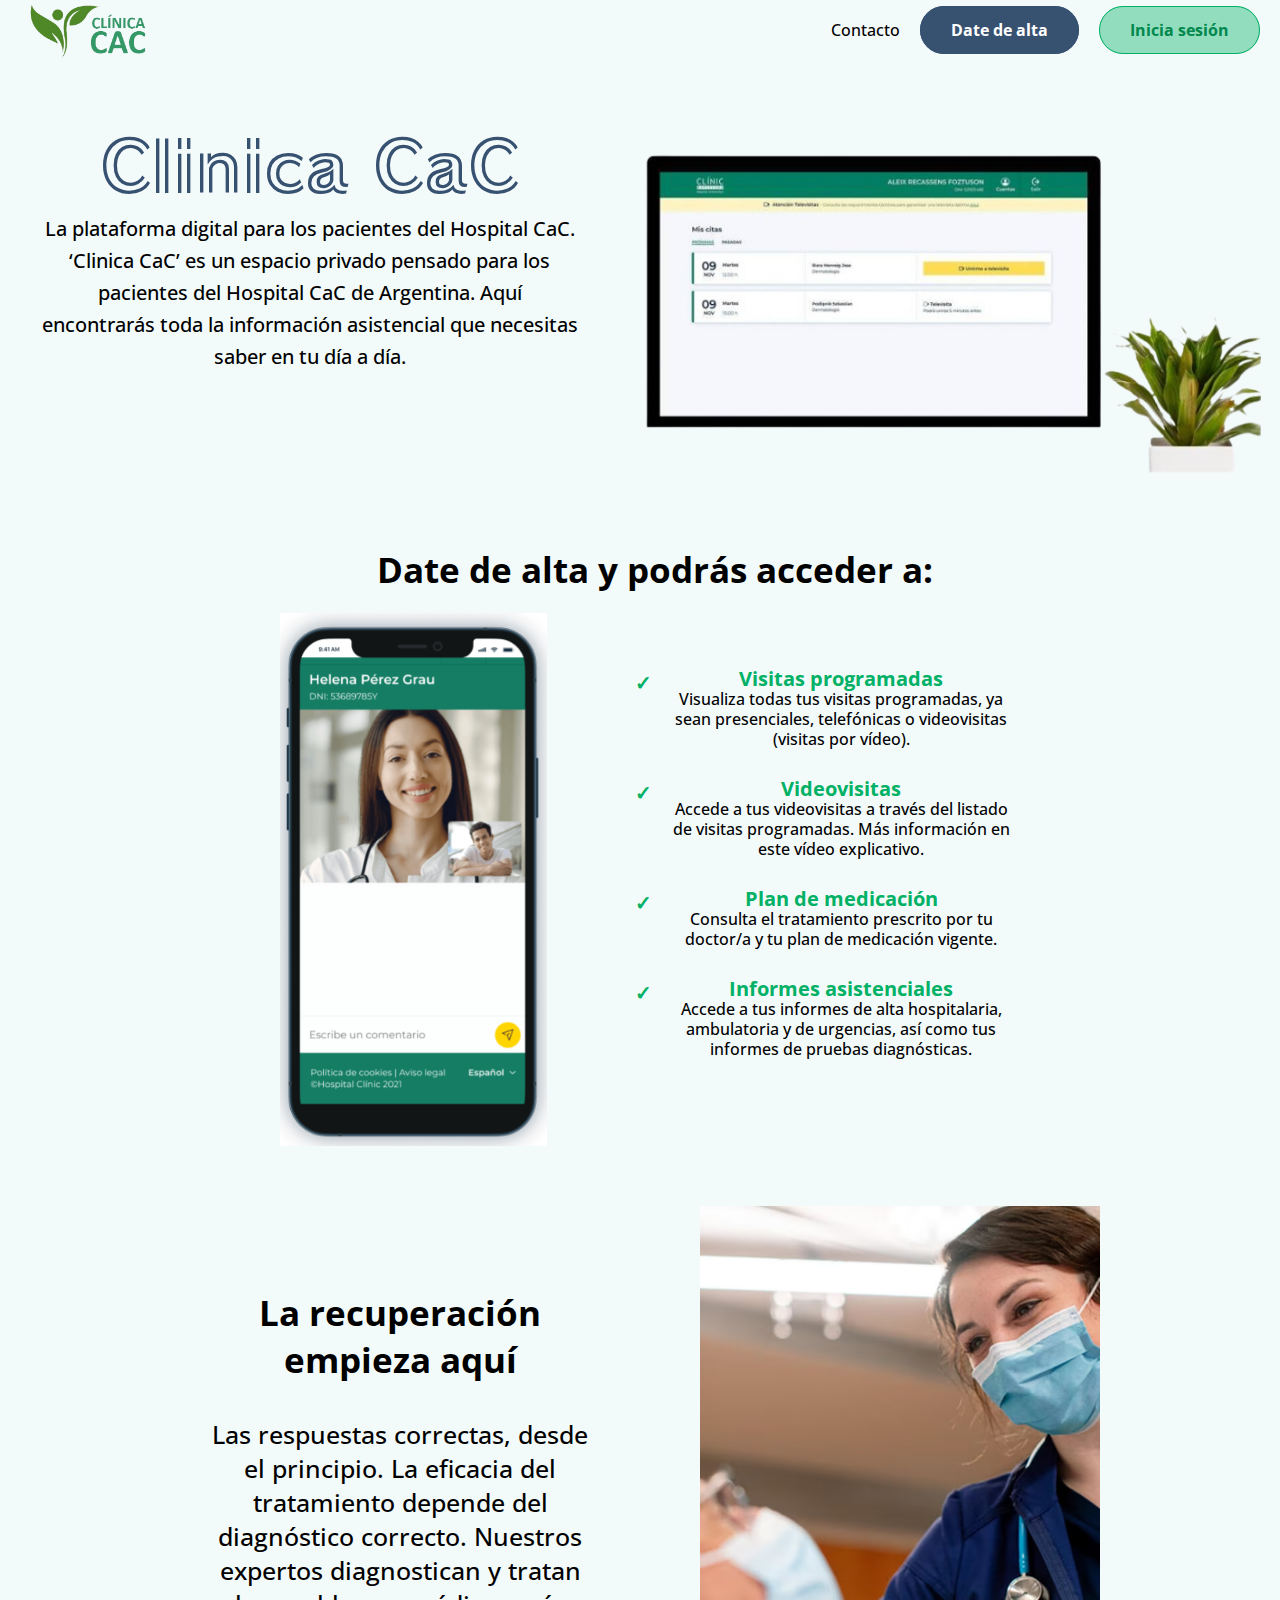
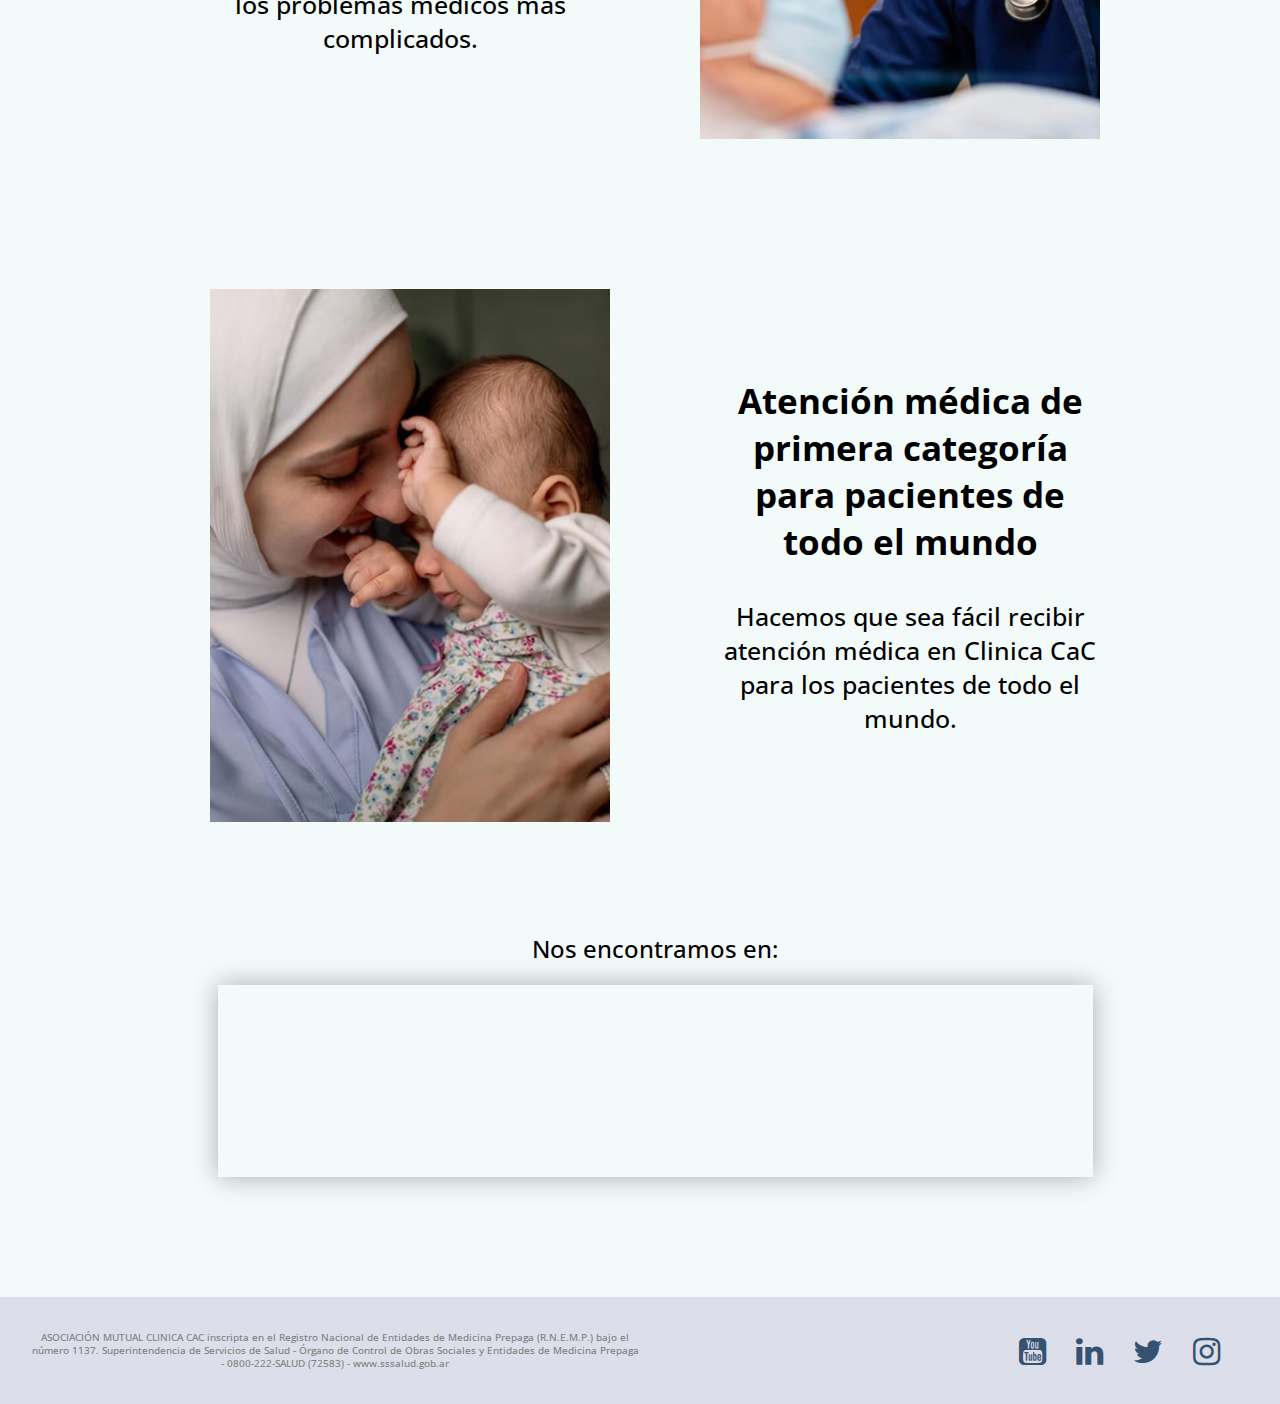
<file: index.html>
<!DOCTYPE html>
<html lang="en">

<head>
    <meta charset="UTF-8">
    <meta name="viewport" content="width=device-width, initial-scale=1.0">
    <link rel="stylesheet" href="./css/style.css">
    <link href="https://fonts.googleapis.com/css2?family=Train+One&display=swap" rel="stylesheet">
    <link rel="preconnect" href="https://fonts.googleapis.com">
    <link rel="preconnect" href="https://fonts.gstatic.com" crossorigin>
    <link href="https://fonts.googleapis.com/css2?family=Open+Sans:ital,wght@0,300..800;1,300..800&display=swap"
        rel="stylesheet">
    <link rel='stylesheet' href='https://maxcdn.bootstrapcdn.com/font-awesome/4.7.0/css/font-awesome.min.css'>
    <link rel="shortcut icon" type="image/x-icon" href="./img/favicon.ico">
    <title>Clinica - Home -</title>
</head>

<body>
    <header>
        <nav>
            <div id="logo">
                <a href="./index.html">
                    <img class="logo" src="./img/logo1.png" alt="logo">
                </a>
            </div>
            <ul id="nav-links">
                <li><a href="./contact.html" class="contact-link">Contacto</a></li>
                <li><a href="./register.html" class="create">Date de alta</a></li>
                <li><a href="./login.html" class="login">Inicia sesión</a></li>
            </ul>
        </nav>
    </header>
    <main>
        <section class="section1">
            <div>
                <h1>Clinica CaC</h1>
                <p>La plataforma digital para los pacientes del Hospital CaC. <br>
                    ‘Clinica CaC’ es un espacio privado pensado para los pacientes del Hospital CaC de Argentina.
                    Aquí encontrarás toda la información asistencial que necesitas saber en tu día a día.</p>
            </div>
            <img src="./img/interfaz2.PNG" alt="Ejemplo Interfaz de usuario">
        </section>
        <section class="section2">
            <h2>Date de alta y podrás acceder a:</h2>
            <div>
                <img src="./img/celular.PNG" alt="celular">
                <ul class="section2-ul">
                    <li class="items">
                        <div class="contenido-items">
                            <span class="title">Visitas programadas</span>
                            <span>Visualiza todas tus visitas programadas, ya sean presenciales, telefónicas o
                                videovisitas (visitas por vídeo).</span>
                        </div>
                    </li>
                    <li class="items">
                        <div class="contenido-items">
                            <span class="title">Videovisitas</span>
                            <span>Accede a tus videovisitas a través del listado de visitas programadas. Más información
                                en este vídeo explicativo.</span>
                        </div>
                    </li>
                    <li class="items">
                        <div class="contenido-items">
                            <span class="title">Plan de medicación</span>
                            <span>Consulta el tratamiento prescrito por tu doctor/a y tu plan de medicación
                                vigente.</span>
                        </div>
                    </li>
                    <li class="items">
                        <div class="contenido-items">
                            <span class="title">Informes asistenciales</span>
                            <span>Accede a tus informes de alta hospitalaria, ambulatoria y de urgencias, así como tus
                                informes de
                                pruebas diagnósticas.</span>
                        </div>
                    </li>
                </ul>
            </div>
        </section>
        <section class="section3">
            <article>
                <p><strong>La recuperación empieza aquí</strong><br><br>
                    Las respuestas correctas, desde el principio.
                    La eficacia del tratamiento depende del diagnóstico correcto. Nuestros expertos diagnostican y
                    tratan los problemas médicos más complicados.</p>
                <img src="./img/i1.jpg" alt="">
            </article>
        </section>
        <section class="section4">
            <article>
                <img src="./img/i2.jpg" alt="">
                <p><strong>
                        Atención médica de primera categoría para pacientes de todo el mundo
                    </strong>
                    <br><br>
                    Hacemos que sea fácil recibir atención médica en Clinica CaC para los pacientes de todo el mundo.
                </p>
            </article>
        </section>
        <section class="section3">
            <h2>Nos encontramos en:</h2>
            <iframe src="https://www.google.com/maps/embed?pb=!1m18!1m12!1m3!1d3282.836747811358!2d-58.531801989532184!3d-34.633565572830676!2m3!1f0!2f0!3f0!3m2!1i1024!2i768!4f13.1!3m3!1m2!1s0x95bcc83db789fb1f%3A0xa802ea944a677a7c!2sAv.%20Gral.%20Paz%2010158%2C%20Cdad.%20Aut%C3%B3noma%20de%20Buenos%20Aires!5e0!3m2!1ses-419!2sar!4v1715040800485!5m2!1ses-419!2sar" style="border:0;" allowfullscreen="" loading="lazy" referrerpolicy="no-referrer-when-downgrade"></iframe>
            <a href="./contact.html" class="btcontacto2 create" >Contacto</a> 
        </section>
    </main>
    <footer>
        <span class="footer-text">ASOCIACIÓN MUTUAL CLINICA CAC inscripta en el Registro Nacional de Entidades de
            Medicina Prepaga (R.N.E.M.P.) bajo el número 1137. Superintendencia de Servicios de Salud - Órgano de
            Control de Obras Sociales y Entidades de Medicina Prepaga - 0800-222-SALUD (72583) -
            www.sssalud.gob.ar</span>
        <ul class="footer-social-media-list">
            <li><a href="https://www.youtube.com" target="_blank" class="social-media-icon">
                    <i class="fa fa-youtube-square" aria-hidden="true"></i></a>
            </li>

            <li><a href="https://www.linkedin.com" target="_blank" class="social-media-icon">
                    <i class="fa fa-linkedin" aria-hidden="true"></i></a>
            </li>

            <li><a href="https://twitter.com/" target="_blank" class="social-media-icon">
                    <i class="fa fa-twitter" aria-hidden="true"></i></a>
            </li>

            <li><a href="https://www.instagram.com" target="_blank" class="social-media-icon">
                    <i class="fa fa-instagram" aria-hidden="true"></i></a>
            </li>

        </ul>
    </footer>
</body>

</html>
</file>
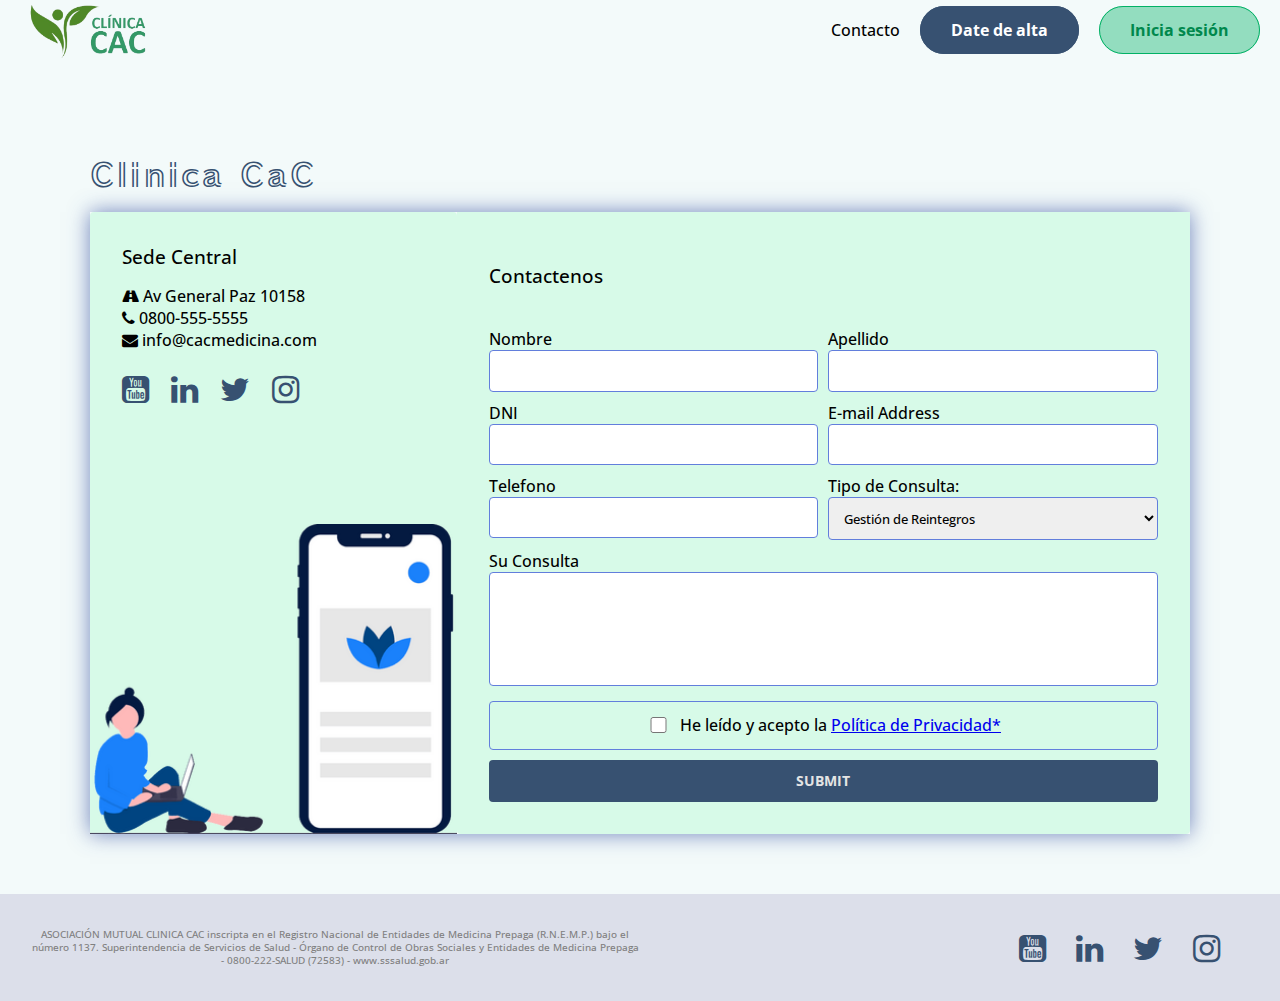
<file: contact.html>
<!DOCTYPE html>
<html lang="en">

<head>
	<meta charset="UTF-8">
	<meta name="viewport" content="width=device-width, initial-scale=1.0">
	<link rel="stylesheet" href="./css/style.css">
	<link href="https://fonts.googleapis.com/css2?family=Train+One&display=swap" rel="stylesheet">
	<link rel="preconnect" href="https://fonts.googleapis.com">
	<link rel="preconnect" href="https://fonts.gstatic.com" crossorigin>
	<link href="https://fonts.googleapis.com/css2?family=Open+Sans:ital,wght@0,300..800;1,300..800&display=swap"
		rel="stylesheet">
	<link rel='stylesheet' href='https://maxcdn.bootstrapcdn.com/font-awesome/4.7.0/css/font-awesome.min.css'>
	<link rel="shortcut icon" type="image/x-icon" href="./img/favicon.ico">
	<title>Clinica - Contacto</title>
</head>

<body>
	<header>
		<nav>
			<div id="logo">
				<a href="./index.html">
					<img class="logo" src="./img/logo1.png" alt="logo">
				</a>
			</div>
			<ul id="nav-links">
				<li><a href="./contact.html" class="contact-link">Contacto</a></li>
				<li><a href="./register.html" class="create">Date de alta</a></li>
				<li><a href="./login.html" class="login">Inicia sesión</a></li>
			</ul>
		</nav>
	</header>
	<div class="container">

		<h1 class="brand"><span>Clinica CaC</span></h1>


		<div class="wrapper">

			<!-- Informacion sede central -->
			<div class="company-info">
				<h3>Sede Central</h3>

				<ul>
					<li><i class="fa fa-road"></i> Av General Paz 10158</li>
					<li><i class="fa fa-phone"></i> 0800-555-5555</li>
					<li><i class="fa fa-envelope"></i> info@cacmedicina.com</li>
				</ul>

				<img src="./img/contact-img.png" alt="imagen de contacto">

				<ul class="social-media-list">
					<li><a href="https://www.youtube.com/" target="_blank" class="social-media-icon">
							<i class="fa fa-youtube-square" aria-hidden="true"></i></a>
					</li>

					<li><a href="https://www.linkedin.com/" target="_blank" class="social-media-icon">
							<i class="fa fa-linkedin" aria-hidden="true"></i></a>
					</li>

					<li><a href="https://www.twitter.com/" target="_blank" class="social-media-icon">
							<i class="fa fa-twitter" aria-hidden="true"></i></a>
					</li>

					<li><a href="https://www.instagram.com" target="_blank" class="social-media-icon">
							<i class="fa fa-instagram" aria-hidden="true"></i></a>
					</li>

				</ul>

			</div>
			<!-- fin Informacion sede central -->

			<div class="contact">
				<h3>Contactenos</h3>
				<br>

				<!-- formulario de contacto -->
				<form id="contact-form">

					<p>
						<label for="name">Nombre</label>
						<input type="text" name="name" id="name" required autocomplete="given-name">
					</p>

					<p>
						<label for="lastname">Apellido</label>
						<input type="text" name="lastname" id="lastname" required autocomplete="family-name">
					</p>

					<p>
						<label for="dni">DNI</label>
						<input type="number" name="dni" id="dni" required autocomplete="off">
					</p>

					<p>
						<label for="email">E-mail Address</label>
						<input type="email" name="email" id="email" required autocomplete="off">
					</p>

					<p>
						<label for="phone">Telefono</label>
						<input type="number" name="phone" id="phone" required autocomplete="off">
					</p>

					<p>
						<label for="select-Option">Tipo de Consulta:</label>
						<select id="select-Option">
							<option value="">Gestión de Reintegros</option>
							<option value="">Gestión de Autorizaciones</option>
							<option value="">Programa Discapacidad</option>
							<option value="">Plan Materno Infantil</option>
							<option value="">Gestión/Asesoramiento por Medicamentos</option>
							<option value="">Consulta por Prestadores Médicos</option>
							<option value="">Consulta por Cobertura de Plan</option>
							<option value="">Facturación y Pagos</option>
							<option value="">Otra Consulta o Gestión</option>
						</select>
					</p>


					<p class="full">
						<label for="message">Su Consulta</label>
						<textarea name="message" id="message" rows="5" required></textarea>
					</p>

					<div class="checkbox">
						<input type="checkbox" name="tos" id="tos" required>
						<label for="tos">He leído y acepto la <a href="#">Política de Privacidad*</a></label>
					</div>

					<p class="full">
						<button type="submit">Submit</button>
					</p>

				</form>
				<!--  fin formulario de contacto -->
			</div>
			<!--  fin del wrapper -->
		</div>
		<!--  fin del contenedor -->
	</div>
	<footer>
		<span class="footer-text">ASOCIACIÓN MUTUAL CLINICA CAC inscripta en el Registro Nacional de Entidades de
			Medicina Prepaga (R.N.E.M.P.) bajo el número 1137. Superintendencia de Servicios de Salud - Órgano de
			Control de Obras Sociales y Entidades de Medicina Prepaga - 0800-222-SALUD (72583) -
			www.sssalud.gob.ar</span>
		<ul class="footer-social-media-list">
			<li><a href="https://www.youtube.com" target="_blank" class="social-media-icon">
					<i class="fa fa-youtube-square" aria-hidden="true"></i></a>
			</li>

			<li><a href="https://www.linkedin.com" target="_blank" class="social-media-icon">
					<i class="fa fa-linkedin" aria-hidden="true"></i></a>
			</li>

			<li><a href="https://twitter.com/" target="_blank" class="social-media-icon">
					<i class="fa fa-twitter" aria-hidden="true"></i></a>
			</li>

			<li><a href="https://www.instagram.com" target="_blank" class="social-media-icon">
					<i class="fa fa-instagram" aria-hidden="true"></i></a>
			</li>

		</ul>
	</footer>
</body>

</html>
</file>
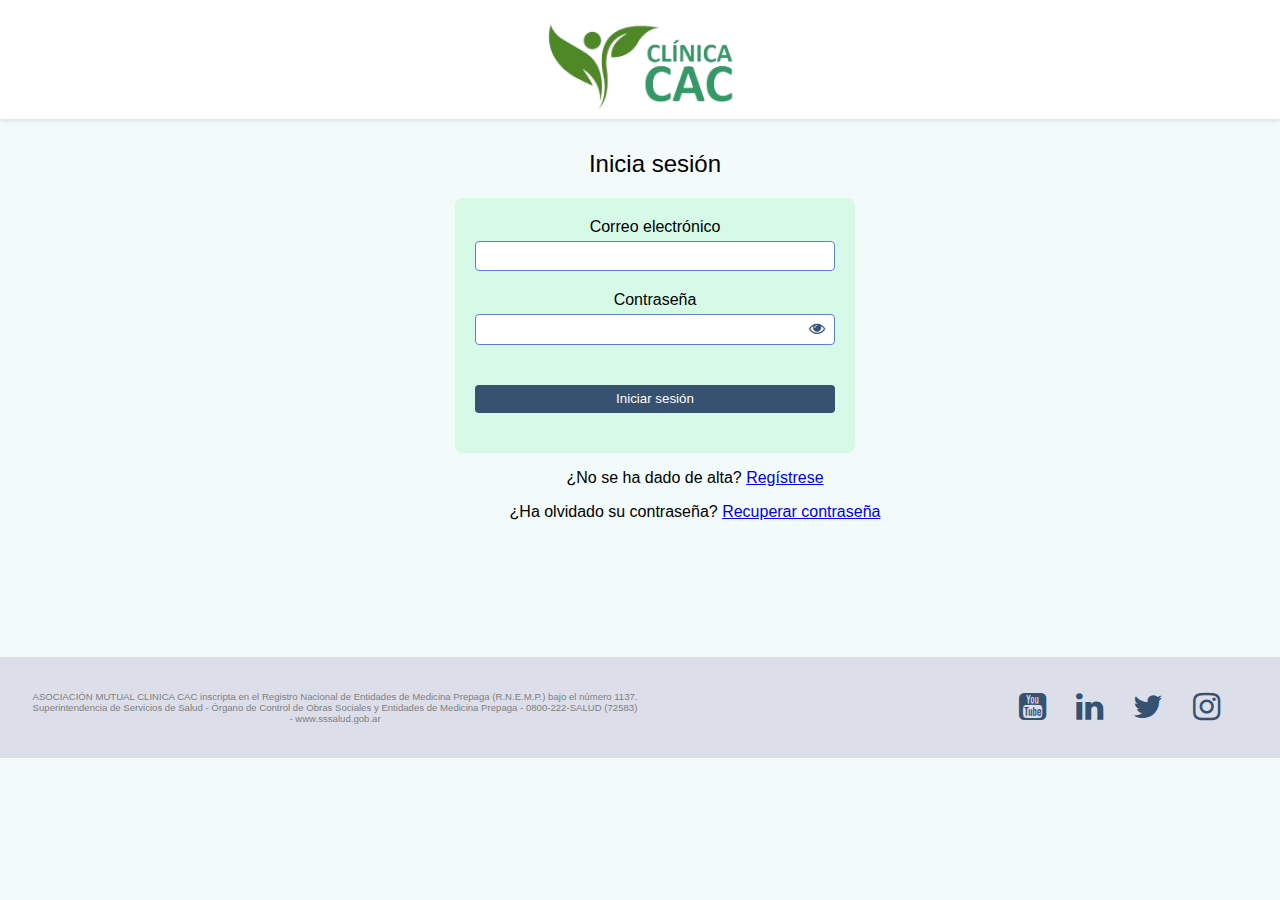
<file: login.html>
<!DOCTYPE html>
<html lang="es">
<head>
    <meta charset="UTF-8">
    <meta name="viewport" content="width=device-width, initial-scale=1.0">
    <link rel="stylesheet" href="./css/style.css">
    <link rel='stylesheet' href='https://maxcdn.bootstrapcdn.com/font-awesome/4.7.0/css/font-awesome.min.css'>
    <link rel="shortcut icon" type="image/x-icon" href="./img/favicon.ico">
    <title>Inicia sesión</title>
</head>
<body>
    <header>
        <div id="login-header">
            <a href="./index.html">
                <img src="./img/logo1.png" alt="Header">
            </a>
        </div>
    </header>
    <main>
        <section>
            <h2>Inicia sesión</h2>
            <form action="./index.html">
                <div class="input-group">
                    <label for="nombre">Correo electrónico</label>
                    <input type="text" name="nombre" id="nombre" size="30" required>
                </div>

                <div class="input-group">
                    <label for="contrasena">Contraseña</label>
                    <div class="password-input">
                        <input type="password" name="contrasena" id="contrasena" size="30" required>
                        <span class="password-toggle" onclick="togglePassword()"><i class="fa fa-eye" aria-hidden="true"></i></span>
                    </div>
                </div>
                    
                <div>
                    <input type="submit" value="Iniciar sesión" class="submit-button">
                </div>
                
            </form>
            <p class="login-options">¿No se ha dado de alta? <a href="./register.html">Regístrese</a></p>
            <p class="login-options">¿Ha olvidado su contraseña? <a href="./forgot_password.html">Recuperar contraseña</a></p>
        </section>
    </main>
    <footer>
        <span class="footer-text">ASOCIACIÓN MUTUAL CLINICA CAC inscripta en el Registro Nacional de Entidades de
            Medicina Prepaga (R.N.E.M.P.) bajo el número 1137. Superintendencia de Servicios de Salud - Órgano de
            Control de Obras Sociales y Entidades de Medicina Prepaga - 0800-222-SALUD (72583) -
            www.sssalud.gob.ar</span>
            <ul class="footer-social-media-list">
                <li><a href="https://www.youtube.com" target="_blank" class="social-media-icon">
                    <i class="fa fa-youtube-square" aria-hidden="true"></i></a>
                </li>
                
                <li><a href="https://www.linkedin.com" target="_blank" class="social-media-icon">
                    <i class="fa fa-linkedin" aria-hidden="true"></i></a>
                </li>
                
                <li><a href="https://twitter.com/" target="_blank" class="social-media-icon">
                    <i class="fa fa-twitter" aria-hidden="true"></i></a>
                </li>
                
                <li><a href="https://www.instagram.com" target="_blank" class="social-media-icon">
                    <i class="fa fa-instagram" aria-hidden="true"></i></a>
                </li>
                
            </ul>
        </footer>
    <script>
        function togglePassword() {
            var passwordInput = document.querySelector('input[name="contrasena"]');
            var passwordToggle = document.querySelector('.password-toggle');
            if (passwordInput.type === "password") {
                passwordInput.type = "text";
                passwordToggle.innerHTML = '<i class="fa fa-eye-slash" aria-hidden="true"></i>';
            } else {
                passwordInput.type = "password";
                passwordToggle.innerHTML = '<i class="fa fa-eye" aria-hidden="true"></i>';
            }
        }
    </script>
</body>
</html>
</file>
<file: css/style.css>
* {
    font-family: "Open Sans", sans-serif;
    font-optical-sizing: auto;
    font-weight: 500;
    font-style: normal;
    font-variation-settings: "wdth" 100;
    box-sizing: border-box;
}

body {
    margin: 0;
    padding: 0;
    background-color: rgb(243, 250, 250);
}

html {
    margin: 0;
    padding: 0;
}

header {
    position: fixed;
    top: 0;
    left: 0;
    width: 100%;
    z-index: 1000;
    height: 60px;
    background: rgb(243, 250, 250);
}

nav {
    display: flex;
    justify-content: space-between;
    align-items: center;
    height: 60px;
}

#nav-links {
    list-style: none;
    display: flex;
}

.contact-link {
    color: inherit;
    text-decoration: none;
}

.contact-link:hover {
    color: #2691d9;
}

.logo {
    margin-top: 9px;
    margin-left: 25px;
    width: 125px;
    height: auto;
}


main {
    padding: 0 0 100px 30px;
}

main section >img {
    margin: 0 0 40px 44px;
    width: 50%;
    height: auto;
}

.logo-img {
    margin-left: 10px; 
    margin-top: 10px; 
    width: 120px; 
    height: auto; 
}

.login {
    padding: 12px 30px;
    border-radius: 30px;
    margin-right: 20px;
    border: 1px solid rgb(1, 177, 101);
    color: rgb(0, 136, 77);
    text-decoration: none;
    text-wrap: nowrap;
    font-weight: bold;
    background-color: rgba(1, 177, 101, 0.397);
}


.login:hover, .create:hover {
    background-color: #00a59b;
    color: #fff;
}

.create {
    background: #375171;
    margin-left: 20px;
    margin-right: 20px;
    padding: 12px 30px;
    border-radius: 30px;
    border: 1px solid #375171;
    color: white;
    text-decoration: none;
    text-wrap: nowrap;
    font-weight: bold;
    
}


.section1 {
    display: flex;
    justify-content: space-around;
    width: 100%;
}

.section1 h1 {
    font-family: "Train One", system-ui;
    font-size: 70px;
    color: #375171;
    font-weight: 100px;
    vertical-align: baseline;
    margin: 0px;
}

.section1 div {
    width: 43%;
    margin-top: -38px;
    /* border: red 2px solid; */
}

.section1 p {
    width: 100%;
    font-size: 20px;
    line-height: 32px;
    margin: 0px;
}


/**** SECTION 2 ******/


.section2 {
    display: flex;
    flex-direction: column;
    align-items: center;
}

.section2 h2 {
    text-align: center;
    font-size: 35px;
    font-weight: bold;
}

.section2>div {
    display: flex;
    justify-content: space-between;
    width: 60%;
    
}

.section2-ul {
    display: flex;
    flex-direction: column;
    justify-content: center;
    width: 58%;
    /* gap: 10px; */
}

.items {
    display: flex;
}

.items::before {
    font-size: 20px;
    font-weight: bold;
    content: "✓";
    color: rgb(1, 177, 101);
}

.title {
    color: rgb(1, 177, 101);
    font-size: 20px;
    font-weight: bold;
}

.contenido-items {
    display: flex;
    flex-direction: column;
    line-height: 20px;
    margin: 0 15px;
    margin-bottom: 30px;
}

/*section3*/
.section3 {
    display: flex;
    flex-direction: column;
    align-items: center;
    /* padding: 30px 0; */
}

/*section4*/
.section4 {
    display: flex;
    flex-direction: column;
    align-items: center;
    padding: 30px 0;
}

article {
    display: flex;
    width: 80%;
    margin: 60px auto;
    justify-content: space-around;
    align-items: center;
}

article img {
    width: 40%;
    height: auto;
}

article strong {
    font-weight: bold;
    font-size: 35px;
}

article p {
    font-size: 25px;
    width: 38%;
}

.btcontacto2{
    display: none;
    margin-top: 20px;
}

iframe {
    box-shadow: 0 0 25px 0 rgba(0, 0, 0, 0.3);
    transition: transform 0.3s ease;
    width: 70%;
    height: 15vw;
}

iframe:hover {
    transform: scale(1.1);
}


footer {
    width: 100%;
    height: auto;
    min-height: 80px;
    padding: 0px 30px;
    display: grid;
    grid-template-columns: 1fr 1fr;
    background-color: #dcdfea;
    margin-top: auto;
}

.footer-text {
    text-align: center;
    align-content: center;
    font-size: 0.6em;
    color: gray;
}

.footer-social-media-list {
    align-items: center;
    font-size: 2em;
    list-style: none;
    display: flex;
    flex-direction: row;
    gap: 30px;
    justify-content: right;
    padding: 0px 30px 0px 0px;
}

.footer-social-media-list li:hover {
    transform: scale(1.3);
}


/* ---------------------- */
/* Formulario de Contacto */
/* -----------------------*/
/* ---------------------- */
/* Formulario de Contacto */
/* -----------------------*/


.container {
    max-width: 1100px;
    margin: 60px auto;
}

.container ul {
    list-style: none;
    padding: 0;
}

.brand {
    text-align: center;
    font-weight: 300;
    letter-spacing: 0.1em;
    margin: 20px;
}

.brand span {
    color: #375171;
    font-family: "Train One", system-ui;
}

.wrapper {
    box-shadow: 0 0 20px 0 rgba(57, 82, 163, 0.7);
    display: grid;
    grid-template-columns: 1fr 2fr;
}

.wrapper>* {
    padding: 2em;
}

/* ------------------- */
/* COMPANY INFORMATION */
/* ------------------- */

.company-info {
    width: 100%;
    background-color: rgba(151, 253, 193, 0.301); 
    border-top-left-radius: 4px;
    border-top-right-radius: 4px;
    width: auto;
    position: relative;
}

.company-info h3,
.company-info ul,
.brand {
    text-align: left;
    margin: 0 0 1rem 0;
}

.company-info img {
    display: block;
    width: 100%;
    height: auto;
    position: absolute;
    bottom: 0;
    right: 0;
}

/* ------- */
/* CONTACT */
/* ------- */

.contact {
    background-color: rgba(151, 253, 193, 0.301);  
    border-bottom-left-radius: 4px;
    border-bottom-right-radius: 4px;
}

/* ---- */
/* FORM */
/* ---- */

.contact form {
    display: grid;
    grid-template-columns: 1fr 1fr;
    grid-gap: 10px;
}

.contact form label {
    display: block;
}

.contact form p {
    margin: 0;
}

.contact select {
    margin: 0;
    width: 100%;
    padding: 0.8em;
    border: solid 1px #627EDC;
    border-radius: 4px;
}

.contact form .full {
    grid-column: 1 / 3;
}

.contact form button,
.contact form input,
.contact form textarea {
    width: 100%;
    padding: 0.8em;
    border: solid 1px #627EDC;
    border-radius: 4px;
}

.contact form textarea {
    resize: none;
}

.checkbox {
    display: flex;
    width: 100%;
    padding: 0.8em;
    gap: 10px;
    border: solid 1px #627EDC;
    border-radius: 4px;
    grid-column: 1 / 3;
    justify-content: center;
}

.checkbox input {
    max-width: 1.3em;
    display: flex;
    align-items: center;
}


.contact form button {
    background: #375171;
    border: 0;
    color: #e4e4e4;
    text-transform: uppercase;
    font-size: 14px;
    font-weight: bold;
}

.contact form button:hover,
.contact form button:focus {
    background: #3a669c;
    color: #ffffff;
    outline: 0;
}


/* Social Media Icons */
.social-media-list {
    display: flex;
    position: relative;
    font-size: 2em;
    justify-content: left;
    gap: 22px;
    text-align: center;
    width: 100%;
    margin: 0 auto;
    padding: 0;
}

.social-media-list li:hover {
    transform: scale(1.3);
}

.social-media-icon {
    color: #375171;
}

.social-media-icon:hover {
    color: #3a669c;
}



/*-------------------*/
/*---MEDIA QUERIES---*/
/*-------------------*/
/*entre 467px y 768px*/

@media only screen and (min-width: 500px) and (max-width:768px){ 
    footer{
        display: grid;
        grid-template-columns: 1fr;
    }

    .footer-text{
        display: none;
    }
    .contact-link{
        display: none;
    }
    .footer-social-media-list{
        justify-content: center;
    }
}

@media only screen and (max-width:1020px){
    .logo {
        margin-left: 0px;
    }
    
    #nav-links {
        padding: 0px;
    }
    
    .section1 {
        display:block;
    }
    main section >img {
        margin-left: -15px;
        margin-top: 20px;
        width: 100%;
        height: auto;
    }
    
    .section1 div {
        width: auto;
        text-align: center;
        margin-left: -25px;
    }

    .section2>div {
        flex-wrap: wrap;
        width: 100%;
        justify-content: center;
    }
    .section2-ul {
        width: 100%;
    }
}

/* 768px en adelante */
@media only screen and (max-width:768px){
    .create {
        margin-left: 5px;
        margin-right: 8px;
        padding: 12px 15px;
    }
    
    .login {
        padding: 12px 15px;
    }
    
    .contact-link{
        display: none;
    }

    .section1 h1{
        font-size: 50px;
    }

    article {
        margin: 0px;
        flex-wrap: wrap;
    }
    article img {
        width: 90%;
    }
    article p {
        width: 100%;
    }
    .btcontacto2{
        display: flex;
    }
    /****/

    .wrapper {
        box-shadow: 0 0 20px 0 rgba(57, 82, 163, 0.7);
        display: grid;
        grid-template-columns: 1fr;
    }

    .wrapper>* {
        padding: 1em;
    }

    .company-info img {
        display: none;
    }

    .social-media-list {
        justify-content: center;
    }

    .company-info h3,
    .company-info ul {
        text-align: center;
        margin: 0 0 1rem 0;
    }

    .brand {
        text-align: center;
        letter-spacing: 0.1em;
        margin: 20px;
    }
    .footer-text{
        font-size: 0.6em;

    }
}

/* ----------------- */
/* Pantallas Grandes */
/* ----------------- */
/* a partir de 2000px */
@media only screen and (min-width: 2000px) {
    .container {
        max-width: 1700px;
        margin: 60px auto;
        font-size: 1.5em;
    }

    .contact form label {
        display: block;
        font-size: 25px;
    }

    .contact form button,
    .contact form input,
    .contact form textarea,
    .contact form select {
        width: 100%;
        padding: 0.8em;
        border: solid 1px #627EDC;
        border-radius: 4px;
        font-size: 20px;
    }
    .footer-text{
        font-size: 1em;
    }
}

/* ----------------- */
/* REGISTER */
/* ----------------- */


.register-container {
    background-color: rgba(151, 253, 193, 0.247); 
    padding: 30px; 
    border-radius: 16px; 
    max-width: 500px; 
    margin: 0 auto; 
}

.form-register {
    display: grid;
    grid-gap: 20px; 
}

.form-register h2 {
    margin-bottom: 25px; 
}

.form-register select,
.form-register input[type="text"],
.form-register input[type="email"],
.form-register textarea,
.form-register input[type="password"],
#datepicker {
    width: calc(100% - 16px); 
    padding: 0.5em;
    border: solid 1px #627EDC;
    border-radius: 4px;
}

.form-register input[type="checkbox"] {
    width: auto; 
    margin-top: 20px; 
}


.form-register #country {
    margin-bottom: 20px; 
}

.form-register label.checkbox-label {
    display: flex;
    align-items: center;
    margin-bottom: 10px; 

}
.form-register .accept-terms {
    display: flex;
    align-items: center;
    margin-bottom: 10px;
}

.form-register .accept-terms label {
    margin-right: 10px;
}

.form-register .accept-terms input[type="checkbox"] {
    width: auto;
    margin-top: 0;
}

.form-register input[type="submit"] {
    width: 100%;
    margin-top: 15px;
    padding: 0.8em;
    background: #375171;
    border: 0;
    color: #e4e4e4;
    text-transform: uppercase;
    font-size: 14px;
    font-weight: bold;
    border-radius: 4px;
    transition: background-color 0.3s ease;
}

.form-register input[type="submit"]:hover,
.form-register input[type="submit"]:focus {
    background: #3a669c;
    color: #ffffff;
    outline: 0;
}

.password-toggle-register {
    position: absolute; 
    top: 50%; 
    left: 320px; 
    transform: translateY(-50%);
    cursor: pointer;
    color: #375171;
}

.form-register input[type="password"] {
    width: calc(100% - 16px);
    padding: 0.5em;
    border: solid 1px #627EDC;
    border-radius: 4px;
}

#datepicker {
    width: calc(100% - 16px); 
    padding: 0.5em; 
    border: solid 1px #627EDC; 
    border-radius: 4px; 
    box-sizing: content-box; 
}

.ui-datepicker {
    background-color: #edfcff; 
    border: 1px solid #ccc; 
    border-radius: 4px; 
    box-shadow: 0 2px 4px rgba(0, 0, 0, 0.1); 
}

.ui-datepicker td {
    padding: 0.2em; 
}

.ui-datepicker td a {
    display: block; 
    padding: 0.3em; 
    text-align: center; 
    text-decoration: none; 
    color: #333; 
}

.ui-datepicker td a:hover {
    background-color: #f0f0f0; 
}

.ui-datepicker td.ui-datepicker-current-day a {
    background-color: #375171; 
    color: #fff; 
}

.ui-datepicker td.ui-datepicker-highlight a {
    background-color: #ffcc00; 
}

.form-actions {
    text-align: center; 
}

#btn-send {
    width: 25%;
    margin-top: 15px;
    padding: 0.8em;
    background: #375171;
    border: 0;
    color: #e4e4e4;
    text-transform: uppercase;
    font-size: 14px;
    font-weight: bold;
    border-radius: 4px;
    transition: background-color 0.3s ease;
}

#btn-send:hover,
#btn-send:focus {
    background: #3a669c;
    color: #ffffff;
    outline: 0;
}

/* ----------------- */
/* LOGIN */
/* ----------------- */


#login-header {
    text-align: center; 
    margin-bottom: 50px; 
    /* margin-top: 140px;  */
    max-width: 200%; 
    position: fixed; 
    width: 100%; 
    background-color: #fff; 
    z-index: 500; 
    box-shadow: 0 2px 4px rgba(0, 0, 0, 0.1); 
    transition: opacity 0.5s; 
}

.main {
    padding-top: 150px; 
}

#login-header img {
    max-width: 200px; 
    height: auto; 
    margin-top: 20px; 
}


body {
    margin-top: 150px; 
    transition: margin-top 0.5s; 
}

footer {
    margin-top: 20px; 
}
section {
    text-align: center;
}

section h2 {
    margin-bottom: 20px;
}

section form {
    max-width: 400px; 
    margin: 0 auto; 
    padding: 20px; 
    background-color: rgba(151, 253, 193, 0.301); 
    border-radius: 8px; 
}

section form div {
    margin-bottom: 20px; 
    display: flex;
    flex-direction: column;
}

section form label {
    display: block; 
    margin-bottom: 5px; 
    flex-grow: 1; 
}

section form input[type="text"],
section form input[type="password"] {
    width: 100%; 
    padding: 0.5em;
    border: solid 1px #627EDC;
    border-radius: 4px;
    box-sizing: border-box; 
}

.password-input {
    position: relative;
}

.password-toggle {
    position: absolute; 
    top: 50%; 
    right: 10px; 
    transform: translateY(-50%);
    cursor: pointer;
    color: #375171;
}

.login-options {
    margin-left: 80px;
    text-align: center; 
}

.login-options a {
    text-decoration: underline;
    display: inline-block; 
}

.footer-text {
    text-align: center; 
}

.footer-social-media-list {
    text-align: center; 
}

.submit-button {
    width: 100%; 
    padding: 0.5em;
    background-color: #375171; 
    color: #fff;
    border: none;
    border-radius: 4px;
    cursor: pointer;
}

.submit-button:hover {
    background-color: #1e3a5e; 
  }  

/*-------------------*/
/*---MEDIA QUERIES register & login---*/
/*-------------------*/

/* Media Query para pantallas entre 467px y 768px */
@media only screen and (min-width: 467px) and (max-width: 768px) {
    .register-container {
        max-width: 400px;
        margin: 0 auto;
    }

    .form-register input[type="text"],
    .form-register input[type="password"],
    .form-register input[type="email"],
    .form-register input[type="submit"],
    .form-register select {
        width: 100%;
    }

    .password-toggle-register {
        left: calc(100% - 35px);
    }
}

/* Media Query para pantallas de 768px en adelante */
@media only screen and (min-width: 768px) {
    .register-container {
        max-width: 600px;
        margin: 0 auto;
    }

    .form-register input[type="text"],
    .form-register input[type="password"],
    .form-register input[type="email"],
    .form-register input[type="submit"],
    .form-register select {
        width: calc(100% - 16px);
    }

    .password-toggle-register {
        left: calc(100% - 51px);
    }
}

/* Media Query para pantallas grandes a partir de 2000px */
@media only screen and (min-width: 2000px) {
    .register-container {
        max-width: 1200px;
        margin: 0 auto;
    }

    .form-register input[type="text"],
    .form-register input[type="password"],
    .form-register input[type="email"],
    .form-register input[type="submit"],
    .form-register select {
        width: calc(100% - 32px);
    }

    .password-toggle-register {
        left: calc(100% - 67px);
    }
}

/* Media Query para pantallas entre 467px y 768px */
@media only screen and (min-width: 467px) and (max-width: 768px) {
    #login-header img {
        max-width: 150px;
    }

    .submit-button {
        width: 100%;
    }
}

/* Media Query para pantallas de 768px en adelante */
@media only screen and (min-width: 768px) {
    #login-header img {
        max-width: 200px;
    }

    .submit-button {
        width: auto;
    }
}

/* Media Query para pantallas grandes a partir de 2000px */
@media only screen and (min-width: 2000px) {
    #login-header img {
        max-width: 300px;
    }
}

/*-------------------*/
/*---JS---*/
/*-------------------*/

.validation-message {
    color: blue;
    font-style: italic;
}
</file>
